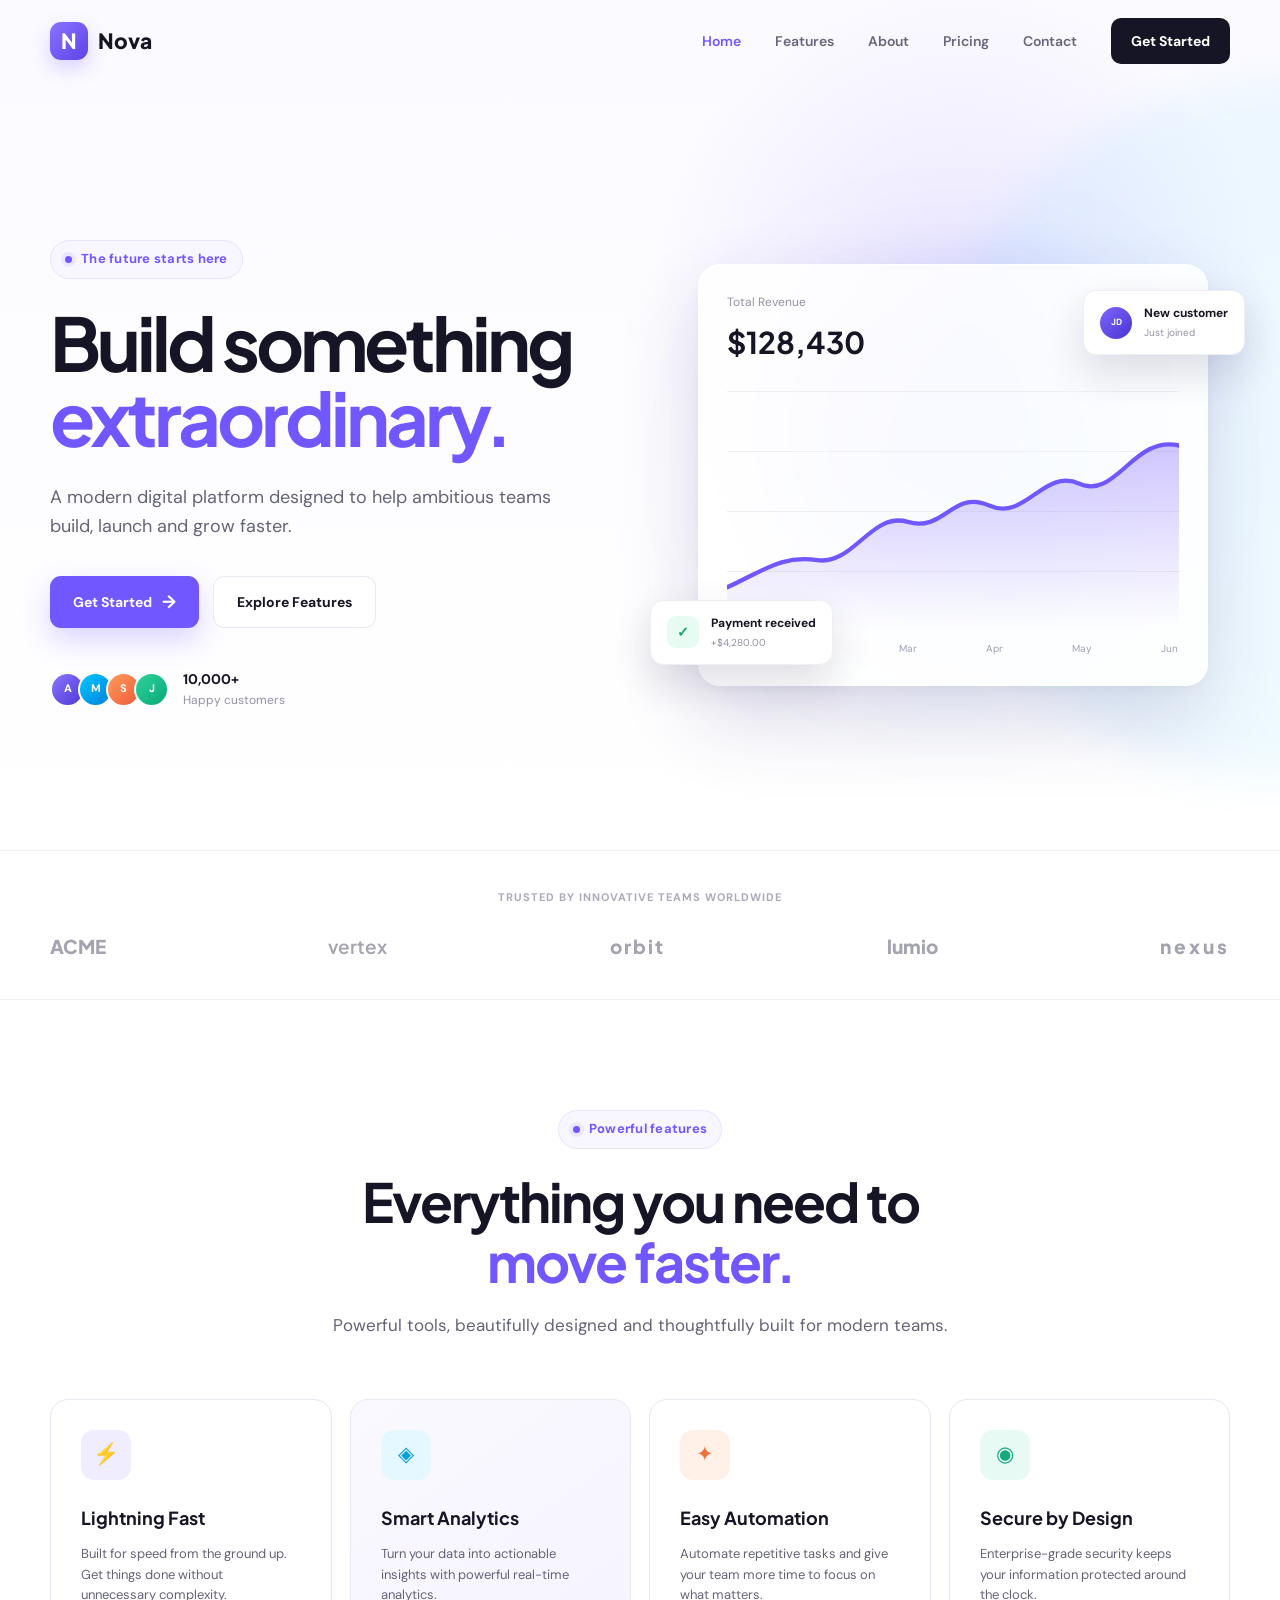
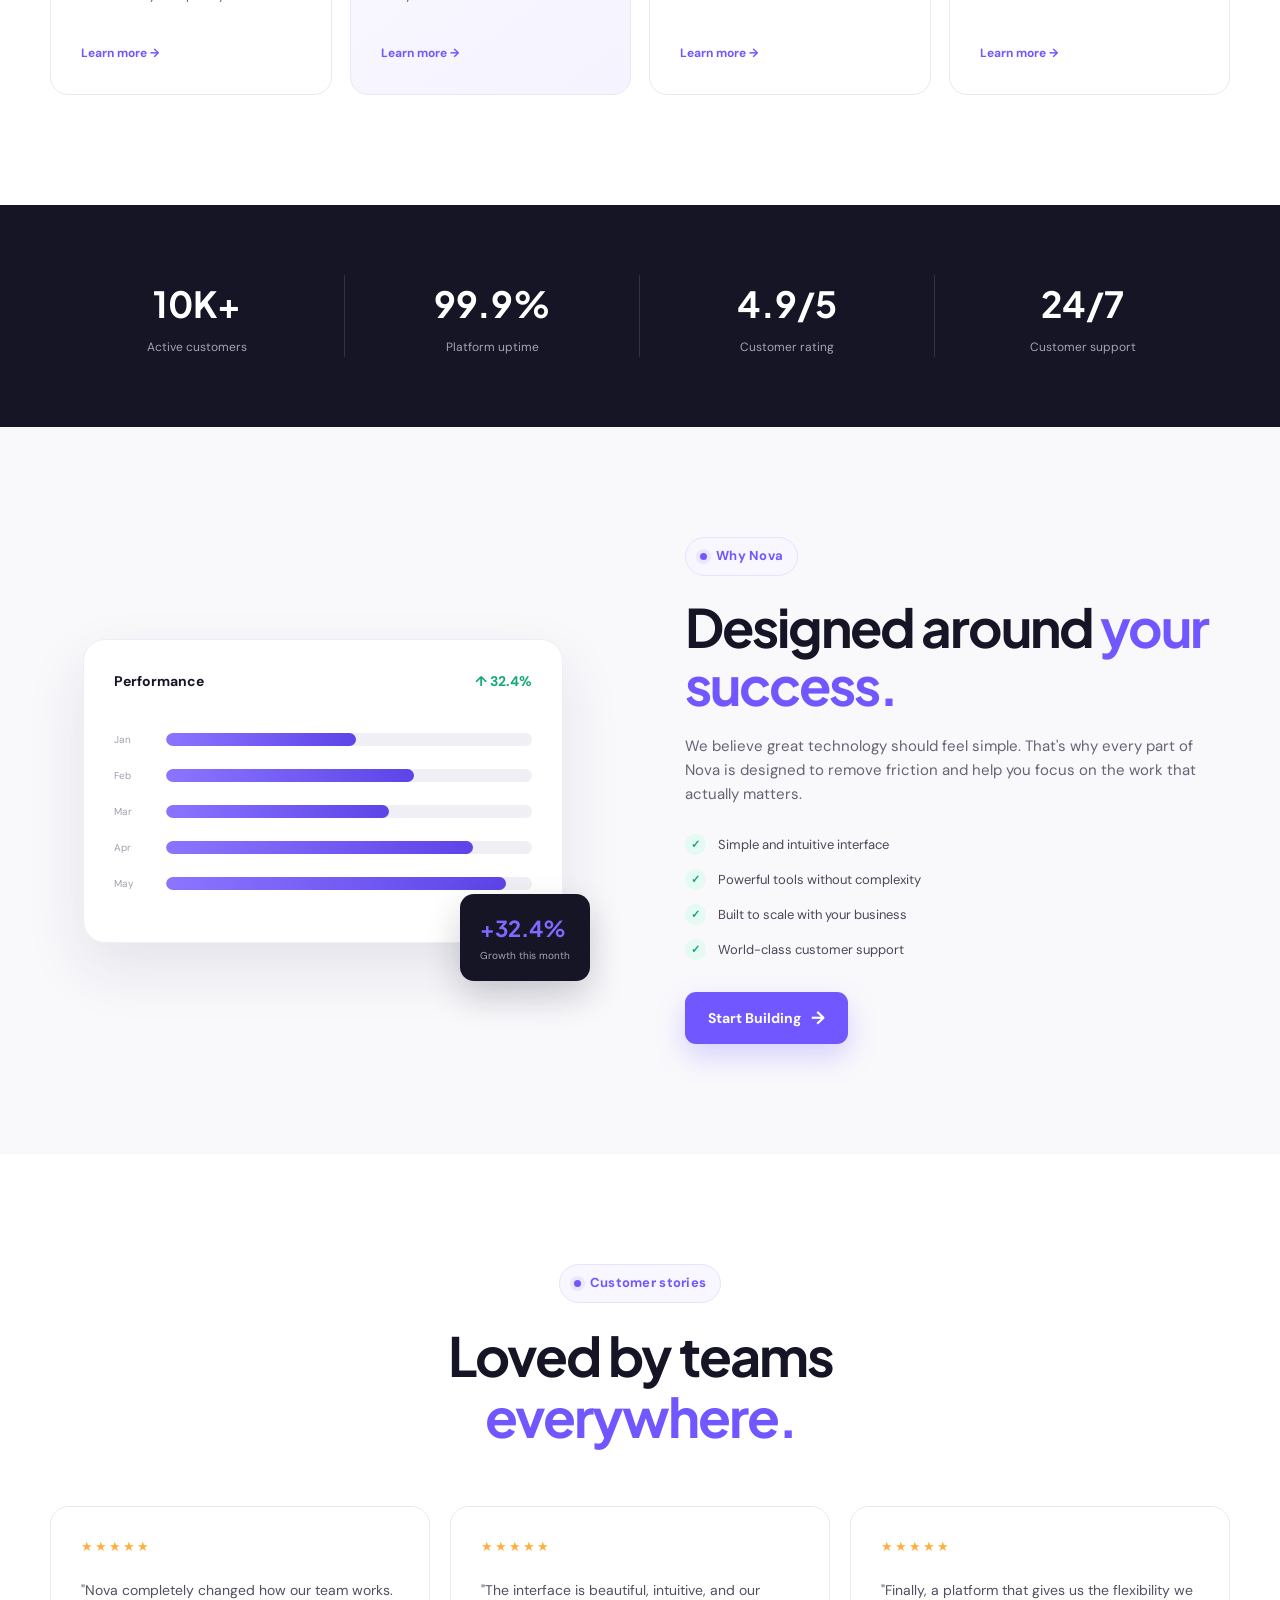
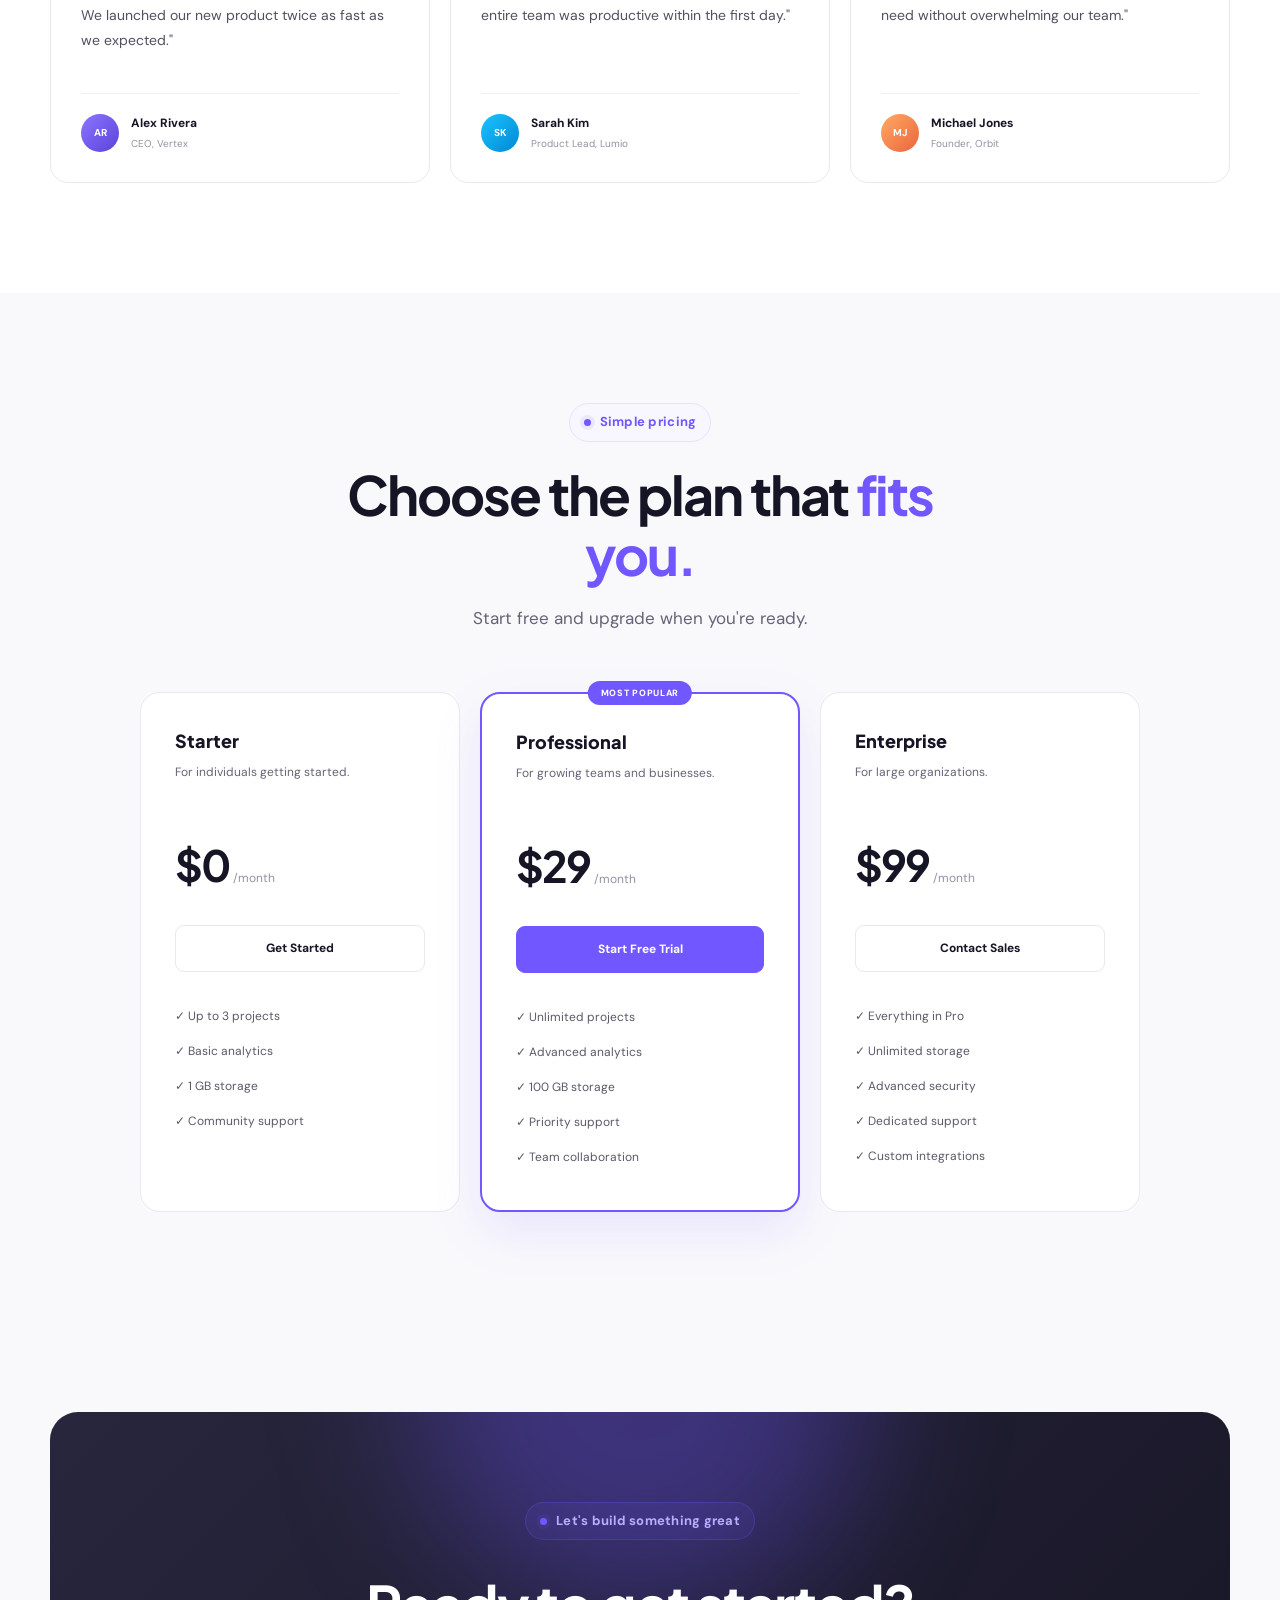
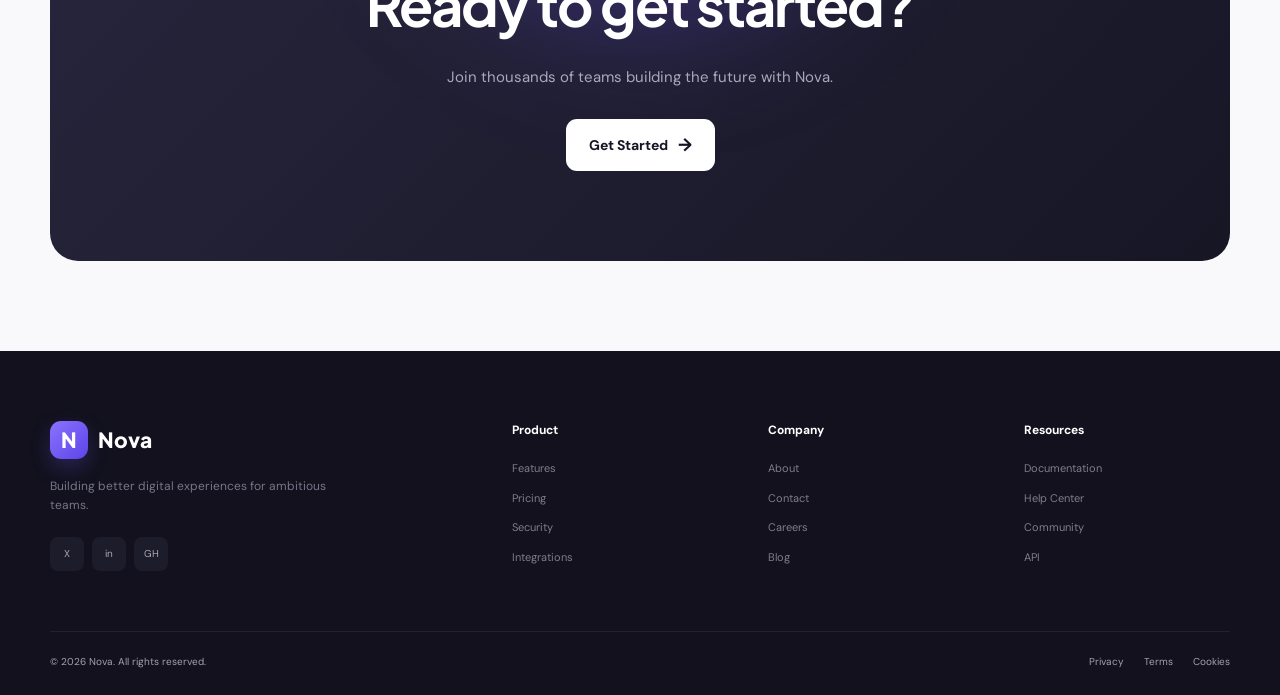
<file: frontend/index.html>
<!DOCTYPE html>
<html lang="en">
<head>
    <meta charset="UTF-8">

    <meta
        name="viewport"
        content="width=device-width, initial-scale=1.0"
    >

    <meta
        name="description"
        content="A modern responsive website template."
    >

    <title>Nova — Modern Digital Experience</title>

    <link rel="stylesheet" href="css/style.css">

    <link
        rel="preconnect"
        href="https://fonts.googleapis.com"
    >

    <link
        rel="preconnect"
        href="https://fonts.gstatic.com"
        crossorigin
    >

    <link
        href="https://fonts.googleapis.com/css2?family=DM+Sans:wght@400;500;600;700&family=Plus+Jakarta+Sans:wght@500;600;700;800&display=swap"
        rel="stylesheet"
    >
</head>

<body>

    <!-- ================= HEADER ================= -->

    <header class="header" id="header">
        <div class="container nav-container">

            <a href="#home" class="logo">
                <span class="logo-icon">N</span>
                <span>Nova</span>
            </a>

            <nav class="nav" id="nav">

                <a href="#home" class="nav-link active">
                    Home
                </a>

                <a href="#features" class="nav-link">
                    Features
                </a>

                <a href="#about" class="nav-link">
                    About
                </a>

                <a href="#pricing" class="nav-link">
                    Pricing
                </a>

                <a href="#contact" class="nav-link">
                    Contact
                </a>

                <a href="#pricing" class="nav-button">
                    Get Started
                </a>

            </nav>

            <button
                class="menu-toggle"
                id="menuToggle"
                aria-label="Open navigation menu"
            >
                <span></span>
                <span></span>
                <span></span>
            </button>

        </div>
    </header>


    <!-- ================= HERO ================= -->

    <main>

        <section class="hero" id="home">

            <div class="hero-background"></div>

            <div class="container hero-container">

                <div class="hero-content">

                    <div class="eyebrow">
                        <span class="eyebrow-dot"></span>
                        The future starts here
                    </div>

                    <h1>
                        Build something
                        <span>extraordinary.</span>
                    </h1>

                    <p>
                        A modern digital platform designed to help
                        ambitious teams build, launch and grow faster.
                    </p>

                    <div class="hero-buttons">

                        <a href="#pricing" class="btn btn-primary">
                            Get Started
                            <span>→</span>
                        </a>

                        <a href="#features" class="btn btn-secondary">
                            Explore Features
                        </a>

                    </div>

                    <div class="hero-trust">

                        <div class="avatars">
                            <div class="avatar">A</div>
                            <div class="avatar">M</div>
                            <div class="avatar">S</div>
                            <div class="avatar">J</div>
                        </div>

                        <div>
                            <strong>10,000+</strong>
                            <span>Happy customers</span>
                        </div>

                    </div>

                </div>


                <div class="hero-visual">

                    <div class="glow"></div>

                    <div class="dashboard-card">

                        <div class="dashboard-header">

                            <div>
                                <span class="small-label">
                                    Total Revenue
                                </span>

                                <h3>$128,430</h3>
                            </div>

                            <div class="growth">
                                +24.8%
                            </div>

                        </div>

                        <div class="chart">

                            <div class="chart-grid"></div>

                            <svg
                                viewBox="0 0 500 220"
                                preserveAspectRatio="none"
                            >

                                <defs>
                                    <linearGradient
                                        id="chartGradient"
                                        x1="0"
                                        y1="0"
                                        x2="0"
                                        y2="1"
                                    >
                                        <stop
                                            offset="0%"
                                            stop-color="#7c5cff"
                                            stop-opacity=".35"
                                        />

                                        <stop
                                            offset="100%"
                                            stop-color="#7c5cff"
                                            stop-opacity="0"
                                        />
                                    </linearGradient>
                                </defs>

                                <path
                                    class="area"
                                    d="
                                    M0,180
                                    C40,165 60,150 100,155
                                    C140,160 160,110 200,120
                                    C240,130 250,90 290,105
                                    C330,120 350,70 390,85
                                    C430,100 450,40 500,50
                                    L500,220
                                    L0,220 Z
                                    "
                                />

                                <path
                                    class="line"
                                    d="
                                    M0,180
                                    C40,165 60,150 100,155
                                    C140,160 160,110 200,120
                                    C240,130 250,90 290,105
                                    C330,120 350,70 390,85
                                    C430,100 450,40 500,50
                                    "
                                />

                            </svg>

                        </div>

                        <div class="chart-footer">

                            <span>Jan</span>
                            <span>Feb</span>
                            <span>Mar</span>
                            <span>Apr</span>
                            <span>May</span>
                            <span>Jun</span>

                        </div>

                    </div>


                    <div class="floating-card floating-card-one">

                        <div class="floating-icon green">
                            ✓
                        </div>

                        <div>
                            <strong>Payment received</strong>
                            <span>+$4,280.00</span>
                        </div>

                    </div>


                    <div class="floating-card floating-card-two">

                        <div class="mini-avatar">
                            JD
                        </div>

                        <div>
                            <strong>New customer</strong>
                            <span>Just joined</span>
                        </div>

                    </div>

                </div>

            </div>

        </section>


        <!-- ================= LOGOS ================= -->

        <section class="logos-section">

            <div class="container">

                <p class="logos-title">
                    Trusted by innovative teams worldwide
                </p>

                <div class="logos">

                    <span>ACME</span>
                    <span>vertex</span>
                    <span>orbit</span>
                    <span>lumio</span>
                    <span>nexus</span>

                </div>

            </div>

        </section>


        <!-- ================= FEATURES ================= -->

        <section class="section features-section" id="features">

            <div class="container">

                <div class="section-heading">

                    <div class="eyebrow">
                        <span class="eyebrow-dot"></span>
                        Powerful features
                    </div>

                    <h2>
                        Everything you need to
                        <span>move faster.</span>
                    </h2>

                    <p>
                        Powerful tools, beautifully designed and
                        thoughtfully built for modern teams.
                    </p>

                </div>


                <div class="features-grid">

                    <article class="feature-card">

                        <div class="feature-icon purple">
                            ⚡
                        </div>

                        <h3>Lightning Fast</h3>

                        <p>
                            Built for speed from the ground up.
                            Get things done without unnecessary complexity.
                        </p>

                        <a href="#contact">
                            Learn more →
                        </a>

                    </article>


                    <article class="feature-card featured">

                        <div class="feature-icon blue">
                            ◈
                        </div>

                        <h3>Smart Analytics</h3>

                        <p>
                            Turn your data into actionable insights
                            with powerful real-time analytics.
                        </p>

                        <a href="#contact">
                            Learn more →
                        </a>

                    </article>


                    <article class="feature-card">

                        <div class="feature-icon orange">
                            ✦
                        </div>

                        <h3>Easy Automation</h3>

                        <p>
                            Automate repetitive tasks and give your
                            team more time to focus on what matters.
                        </p>

                        <a href="#contact">
                            Learn more →
                        </a>

                    </article>


                    <article class="feature-card">

                        <div class="feature-icon green">
                            ◉
                        </div>

                        <h3>Secure by Design</h3>

                        <p>
                            Enterprise-grade security keeps your
                            information protected around the clock.
                        </p>

                        <a href="#contact">
                            Learn more →
                        </a>

                    </article>

                </div>

            </div>

        </section>


        <!-- ================= STATS ================= -->

        <section class="stats-section">

            <div class="container stats-grid">

                <div class="stat">
                    <strong>10K+</strong>
                    <span>Active customers</span>
                </div>

                <div class="stat">
                    <strong>99.9%</strong>
                    <span>Platform uptime</span>
                </div>

                <div class="stat">
                    <strong>4.9/5</strong>
                    <span>Customer rating</span>
                </div>

                <div class="stat">
                    <strong>24/7</strong>
                    <span>Customer support</span>
                </div>

            </div>

        </section>


        <!-- ================= ABOUT ================= -->

        <section class="section about-section" id="about">

            <div class="container about-grid">

                <div class="about-visual">

                    <div class="about-main-card">

                        <div class="about-card-top">

                            <span>Performance</span>

                            <span class="positive">
                                ↑ 32.4%
                            </span>

                        </div>

                        <div class="bars">

                            <div class="bar-row">
                                <span>Jan</span>
                                <div>
                                    <i style="width: 52%"></i>
                                </div>
                            </div>

                            <div class="bar-row">
                                <span>Feb</span>
                                <div>
                                    <i style="width: 68%"></i>
                                </div>
                            </div>

                            <div class="bar-row">
                                <span>Mar</span>
                                <div>
                                    <i style="width: 61%"></i>
                                </div>
                            </div>

                            <div class="bar-row">
                                <span>Apr</span>
                                <div>
                                    <i style="width: 84%"></i>
                                </div>
                            </div>

                            <div class="bar-row">
                                <span>May</span>
                                <div>
                                    <i style="width: 93%"></i>
                                </div>
                            </div>

                        </div>

                    </div>

                    <div class="about-badge">
                        <strong>+32.4%</strong>
                        <span>Growth this month</span>
                    </div>

                </div>


                <div class="about-content">

                    <div class="eyebrow">
                        <span class="eyebrow-dot"></span>
                        Why Nova
                    </div>

                    <h2>
                        Designed around
                        <span>your success.</span>
                    </h2>

                    <p>
                        We believe great technology should feel simple.
                        That's why every part of Nova is designed to
                        remove friction and help you focus on the work
                        that actually matters.
                    </p>

                    <div class="check-list">

                        <div>
                            <span>✓</span>
                            <p>Simple and intuitive interface</p>
                        </div>

                        <div>
                            <span>✓</span>
                            <p>Powerful tools without complexity</p>
                        </div>

                        <div>
                            <span>✓</span>
                            <p>Built to scale with your business</p>
                        </div>

                        <div>
                            <span>✓</span>
                            <p>World-class customer support</p>
                        </div>

                    </div>

                    <a href="#pricing" class="btn btn-primary">
                        Start Building
                        <span>→</span>
                    </a>

                </div>

            </div>

        </section>


        <!-- ================= TESTIMONIALS ================= -->

        <section class="section testimonials-section">

            <div class="container">

                <div class="section-heading">

                    <div class="eyebrow">
                        <span class="eyebrow-dot"></span>
                        Customer stories
                    </div>

                    <h2>
                        Loved by teams
                        <span>everywhere.</span>
                    </h2>

                </div>


                <div class="testimonials-grid">

                    <article class="testimonial">

                        <div class="stars">
                            ★★★★★
                        </div>

                        <p>
                            "Nova completely changed how our team
                            works. We launched our new product twice
                            as fast as we expected."
                        </p>

                        <div class="person">

                            <div class="person-avatar purple-avatar">
                                AR
                            </div>

                            <div>
                                <strong>Alex Rivera</strong>
                                <span>CEO, Vertex</span>
                            </div>

                        </div>

                    </article>


                    <article class="testimonial">

                        <div class="stars">
                            ★★★★★
                        </div>

                        <p>
                            "The interface is beautiful, intuitive,
                            and our entire team was productive within
                            the first day."
                        </p>

                        <div class="person">

                            <div class="person-avatar blue-avatar">
                                SK
                            </div>

                            <div>
                                <strong>Sarah Kim</strong>
                                <span>Product Lead, Lumio</span>
                            </div>

                        </div>

                    </article>


                    <article class="testimonial">

                        <div class="stars">
                            ★★★★★
                        </div>

                        <p>
                            "Finally, a platform that gives us the
                            flexibility we need without overwhelming
                            our team."
                        </p>

                        <div class="person">

                            <div class="person-avatar orange-avatar">
                                MJ
                            </div>

                            <div>
                                <strong>Michael Jones</strong>
                                <span>Founder, Orbit</span>
                            </div>

                        </div>

                    </article>

                </div>

            </div>

        </section>


        <!-- ================= PRICING ================= -->

        <section class="section pricing-section" id="pricing">

            <div class="container">

                <div class="section-heading">

                    <div class="eyebrow">
                        <span class="eyebrow-dot"></span>
                        Simple pricing
                    </div>

                    <h2>
                        Choose the plan that
                        <span>fits you.</span>
                    </h2>

                    <p>
                        Start free and upgrade when you're ready.
                    </p>

                </div>


                <div class="pricing-grid">

                    <article class="pricing-card">

                        <span class="plan-name">
                            Starter
                        </span>

                        <p>
                            For individuals getting started.
                        </p>

                        <div class="price">
                            <strong>$0</strong>
                            <span>/month</span>
                        </div>

                        <a href="#contact" class="pricing-button">
                            Get Started
                        </a>

                        <ul>

                            <li>✓ Up to 3 projects</li>
                            <li>✓ Basic analytics</li>
                            <li>✓ 1 GB storage</li>
                            <li>✓ Community support</li>

                        </ul>

                    </article>


                    <article class="pricing-card popular">

                        <div class="popular-label">
                            MOST POPULAR
                        </div>

                        <span class="plan-name">
                            Professional
                        </span>

                        <p>
                            For growing teams and businesses.
                        </p>

                        <div class="price">
                            <strong>$29</strong>
                            <span>/month</span>
                        </div>

                        <a href="#contact" class="pricing-button">
                            Start Free Trial
                        </a>

                        <ul>

                            <li>✓ Unlimited projects</li>
                            <li>✓ Advanced analytics</li>
                            <li>✓ 100 GB storage</li>
                            <li>✓ Priority support</li>
                            <li>✓ Team collaboration</li>

                        </ul>

                    </article>


                    <article class="pricing-card">

                        <span class="plan-name">
                            Enterprise
                        </span>

                        <p>
                            For large organizations.
                        </p>

                        <div class="price">
                            <strong>$99</strong>
                            <span>/month</span>
                        </div>

                        <a href="#contact" class="pricing-button">
                            Contact Sales
                        </a>

                        <ul>

                            <li>✓ Everything in Pro</li>
                            <li>✓ Unlimited storage</li>
                            <li>✓ Advanced security</li>
                            <li>✓ Dedicated support</li>
                            <li>✓ Custom integrations</li>

                        </ul>

                    </article>

                </div>

            </div>

        </section>


        <!-- ================= CTA ================= -->

        <section class="cta-section" id="contact">

            <div class="container">

                <div class="cta">

                    <div class="cta-glow"></div>

                    <div class="cta-content">

                        <div class="eyebrow light">
                            <span class="eyebrow-dot"></span>
                            Let's build something great
                        </div>

                        <h2>
                            Ready to get started?
                        </h2>

                        <p>
                            Join thousands of teams building the future
                            with Nova.
                        </p>

                        <a href="#home" class="btn btn-white">
                            Get Started
                            <span>→</span>
                        </a>

                    </div>

                </div>

            </div>

        </section>

    </main>


    <!-- ================= FOOTER ================= -->

    <footer class="footer">

        <div class="container">

            <div class="footer-grid">

                <div class="footer-brand">

                    <a href="#home" class="logo">
                        <span class="logo-icon">N</span>
                        <span>Nova</span>
                    </a>

                    <p>
                        Building better digital experiences
                        for ambitious teams.
                    </p>

                    <div class="socials">

                        <a href="#" aria-label="Twitter">
                            X
                        </a>

                        <a href="#" aria-label="LinkedIn">
                            in
                        </a>

                        <a href="#" aria-label="GitHub">
                            GH
                        </a>

                    </div>

                </div>


                <div class="footer-column">

                    <h4>Product</h4>

                    <a href="#features">Features</a>
                    <a href="#pricing">Pricing</a>
                    <a href="#about">Security</a>
                    <a href="#contact">Integrations</a>

                </div>


                <div class="footer-column">

                    <h4>Company</h4>

                    <a href="#about">About</a>
                    <a href="#contact">Contact</a>
                    <a href="#contact">Careers</a>
                    <a href="#contact">Blog</a>

                </div>


                <div class="footer-column">

                    <h4>Resources</h4>

                    <a href="#contact">Documentation</a>
                    <a href="#contact">Help Center</a>
                    <a href="#contact">Community</a>
                    <a href="#contact">API</a>

                </div>

            </div>


            <div class="footer-bottom">

                <span>
                    © 2026 Nova. All rights reserved.
                </span>

                <div>
                    <a href="#">Privacy</a>
                    <a href="#">Terms</a>
                    <a href="#">Cookies</a>
                </div>

            </div>

        </div>

    </footer>


    <script src="js/script.js"></script>

</body>
</html>
</file>
<file: frontend/css/style.css>
/* =====================================================
   RESET
===================================================== */

* {
    margin: 0;
    padding: 0;
    box-sizing: border-box;
}

html {
    scroll-behavior: smooth;
}

body {
    font-family: "DM Sans", sans-serif;
    color: #151525;
    background: #ffffff;
    line-height: 1.6;
    overflow-x: hidden;
}

a {
    color: inherit;
    text-decoration: none;
}

button {
    font-family: inherit;
}

img {
    max-width: 100%;
    display: block;
}


/* =====================================================
   VARIABLES
===================================================== */

:root {

    --primary: #7157ff;
    --primary-dark: #5c43e8;

    --secondary: #00b8ff;

    --dark: #151525;
    --dark-2: #27263b;

    --text: #646477;
    --light-text: #9292a5;

    --background: #ffffff;
    --background-soft: #f7f7fb;

    --border: #e8e8f0;

    --green: #20c997;

    --radius: 18px;

    --container: 1180px;
}


/* =====================================================
   COMMON
===================================================== */

.container {
    width: min(var(--container), calc(100% - 40px));
    margin: 0 auto;
}

.section {
    padding: 110px 0;
}

.eyebrow {
    display: inline-flex;
    align-items: center;
    gap: 9px;

    padding: 8px 14px;

    border: 1px solid #e6e3ff;
    border-radius: 100px;

    background: #f8f7ff;

    color: var(--primary);

    font-size: 13px;
    font-weight: 700;
    letter-spacing: .02em;
}

.eyebrow-dot {
    width: 7px;
    height: 7px;

    background: var(--primary);
    border-radius: 50%;

    box-shadow: 0 0 0 4px rgba(113, 87, 255, .1);
}

.section-heading {
    max-width: 680px;
    margin: 0 auto 60px;
    text-align: center;
}

.section-heading h2 {
    margin-top: 22px;

    font-family: "Plus Jakarta Sans", sans-serif;

    font-size: clamp(36px, 5vw, 54px);
    line-height: 1.12;
    letter-spacing: -2px;
}

.section-heading h2 span {
    color: var(--primary);
}

.section-heading p {
    margin-top: 20px;

    color: var(--text);

    font-size: 17px;
}


/* =====================================================
   HEADER
===================================================== */

.header {
    position: fixed;

    top: 0;
    left: 0;

    width: 100%;

    z-index: 1000;

    transition: .3s;
}

.header.scrolled {
    background: rgba(255, 255, 255, .92);
    backdrop-filter: blur(18px);

    box-shadow: 0 1px 20px rgba(0, 0, 0, .05);
}

.nav-container {
    height: 82px;

    display: flex;
    align-items: center;
    justify-content: space-between;
}

.logo {
    display: flex;
    align-items: center;
    gap: 10px;

    font-family: "Plus Jakarta Sans", sans-serif;
    font-size: 21px;
    font-weight: 800;
}

.logo-icon {
    width: 38px;
    height: 38px;

    display: grid;
    place-items: center;

    color: white;

    background: linear-gradient(
        135deg,
        #8a72ff,
        #5d44e8
    );

    border-radius: 11px;

    box-shadow: 0 8px 20px rgba(113, 87, 255, .25);
}

.nav {
    display: flex;
    align-items: center;
    gap: 34px;
}

.nav-link {
    color: #676779;

    font-size: 14px;
    font-weight: 600;

    transition: .25s;
}

.nav-link:hover,
.nav-link.active {
    color: var(--primary);
}

.nav-button {
    padding: 12px 20px;

    color: white;

    background: var(--dark);

    border-radius: 10px;

    font-size: 14px;
    font-weight: 700;

    transition: .25s;
}

.nav-button:hover {
    background: var(--primary);

    transform: translateY(-2px);
}

.menu-toggle {
    display: none;

    width: 42px;
    height: 42px;

    background: transparent;

    border: 0;

    cursor: pointer;
}

.menu-toggle span {
    display: block;

    width: 23px;
    height: 2px;

    margin: 5px auto;

    background: var(--dark);

    transition: .3s;
}


/* =====================================================
   HERO
===================================================== */

.hero {
    position: relative;

    min-height: 850px;

    display: flex;
    align-items: center;

    padding-top: 100px;

    overflow: hidden;

    background:
        radial-gradient(
            circle at 75% 35%,
            rgba(113, 87, 255, .13),
            transparent 28%
        ),
        linear-gradient(
            180deg,
            #fbfaff 0%,
            #ffffff 100%
        );
}

.hero-background {
    position: absolute;

    width: 700px;
    height: 700px;

    right: -350px;
    top: 80px;

    border-radius: 50%;

    background: rgba(0, 184, 255, .06);

    filter: blur(20px);
}

.hero-container {
    position: relative;
    z-index: 2;

    display: grid;
    grid-template-columns: 1fr 1fr;

    gap: 70px;

    align-items: center;
}

.hero-content {
    max-width: 610px;
}

.hero h1 {
    margin-top: 25px;

    font-family: "Plus Jakarta Sans", sans-serif;

    font-size: clamp(48px, 6vw, 74px);

    line-height: 1.02;

    letter-spacing: -4px;
}

.hero h1 span {
    color: var(--primary);
}

.hero-content > p {
    max-width: 540px;

    margin-top: 28px;

    color: var(--text);

    font-size: 18px;
}

.hero-buttons {
    display: flex;
    flex-wrap: wrap;
    gap: 14px;

    margin-top: 36px;
}

.btn {
    display: inline-flex;
    align-items: center;
    justify-content: center;
    gap: 10px;

    min-height: 52px;

    padding: 0 23px;

    border-radius: 11px;

    font-size: 14px;
    font-weight: 700;

    transition: .3s;
}

.btn span {
    font-size: 18px;
}

.btn-primary {
    color: white;

    background: var(--primary);

    box-shadow: 0 12px 28px rgba(113, 87, 255, .25);
}

.btn-primary:hover {
    background: var(--primary-dark);

    transform: translateY(-3px);

    box-shadow: 0 16px 35px rgba(113, 87, 255, .35);
}

.btn-secondary {
    color: var(--dark);

    border: 1px solid var(--border);

    background: white;
}

.btn-secondary:hover {
    border-color: #cfcce9;

    transform: translateY(-3px);
}

.hero-trust {
    display: flex;
    align-items: center;
    gap: 14px;

    margin-top: 40px;
}

.hero-trust strong,
.hero-trust span {
    display: block;
}

.hero-trust strong {
    font-size: 14px;
}

.hero-trust span {
    color: var(--light-text);

    font-size: 12px;
}

.avatars {
    display: flex;
}

.avatar {
    width: 35px;
    height: 35px;

    display: grid;
    place-items: center;

    margin-left: -7px;

    border: 2px solid white;
    border-radius: 50%;

    color: white;

    background: linear-gradient(
        135deg,
        #8b75ff,
        #4e38d5
    );

    font-size: 11px;
    font-weight: 700;
}

.avatar:first-child {
    margin-left: 0;
}

.avatar:nth-child(2) {
    background: linear-gradient(
        135deg,
        #00c8ff,
        #007fdc
    );
}

.avatar:nth-child(3) {
    background: linear-gradient(
        135deg,
        #ff9b5b,
        #ef5c39
    );
}

.avatar:nth-child(4) {
    background: linear-gradient(
        135deg,
        #31d49c,
        #08a777
    );
}


/* =====================================================
   HERO VISUAL
===================================================== */

.hero-visual {
    position: relative;

    min-height: 480px;

    display: flex;
    align-items: center;
    justify-content: center;
}

.glow {
    position: absolute;

    width: 330px;
    height: 330px;

    border-radius: 50%;

    background: linear-gradient(
        135deg,
        rgba(113, 87, 255, .3),
        rgba(0, 184, 255, .2)
    );

    filter: blur(70px);
}

.dashboard-card {
    position: relative;
    z-index: 2;

    width: 100%;
    max-width: 510px;

    padding: 28px;

    background: rgba(255, 255, 255, .88);

    border: 1px solid rgba(255, 255, 255, .8);

    border-radius: 22px;

    box-shadow:
        0 35px 80px rgba(55, 45, 120, .16),
        0 4px 15px rgba(0, 0, 0, .04);

    backdrop-filter: blur(20px);
}

.dashboard-header {
    display: flex;
    justify-content: space-between;
    align-items: flex-start;
}

.small-label {
    display: block;

    color: var(--light-text);

    font-size: 12px;
}

.dashboard-header h3 {
    margin-top: 5px;

    font-family: "Plus Jakarta Sans", sans-serif;

    font-size: 30px;
}

.growth {
    padding: 7px 11px;

    color: #149b6e;

    background: #eafbf4;

    border-radius: 8px;

    font-size: 12px;
    font-weight: 700;
}

.chart {
    position: relative;

    height: 240px;

    margin-top: 25px;
}

.chart-grid {
    position: absolute;

    inset: 0;

    background-image: linear-gradient(
        to bottom,
        #eeeeF5 1px,
        transparent 1px
    );

    background-size: 100% 25%;
}

.chart svg {
    position: relative;

    width: 100%;
    height: 100%;
}

.chart .area {
    fill: url(#chartGradient);
}

.chart .line {
    fill: none;

    stroke: var(--primary);

    stroke-width: 4;

    stroke-linecap: round;
}

.chart-footer {
    display: flex;
    justify-content: space-between;

    margin-top: 10px;

    color: #a0a0b0;

    font-size: 10px;
}

.floating-card {
    position: absolute;

    z-index: 5;

    display: flex;
    align-items: center;
    gap: 12px;

    padding: 13px 16px;

    background: white;

    border: 1px solid #eeeeF4;

    border-radius: 13px;

    box-shadow: 0 18px 40px rgba(30, 25, 70, .14);
}

.floating-card strong,
.floating-card span {
    display: block;
}

.floating-card strong {
    font-size: 12px;
}

.floating-card span {
    margin-top: 2px;

    color: var(--light-text);

    font-size: 10px;
}

.floating-card-one {
    left: -25px;
    bottom: 50px;
}

.floating-card-two {
    right: -15px;
    top: 55px;
}

.floating-icon {
    width: 32px;
    height: 32px;

    display: grid;
    place-items: center;

    border-radius: 9px;

    font-size: 14px;
    font-weight: 700;
}

.floating-icon.green {
    color: #13a572;
    background: #e8fbf3;
}

.mini-avatar {
    width: 32px;
    height: 32px;

    display: grid;
    place-items: center;

    color: white;

    background: linear-gradient(
        135deg,
        #7e67ff,
        #4933cf
    );

    border-radius: 50%;

    font-size: 9px;
    font-weight: 700;
}


/* =====================================================
   LOGOS
===================================================== */

.logos-section {
    padding: 38px 0;

    border-top: 1px solid #f0f0f4;
    border-bottom: 1px solid #f0f0f4;
}

.logos-title {
    margin-bottom: 24px;

    color: #aaaabb;

    text-align: center;

    font-size: 11px;
    font-weight: 700;

    text-transform: uppercase;
    letter-spacing: 1px;
}

.logos {
    display: flex;
    justify-content: space-between;
    align-items: center;

    color: #a4a4b1;

    font-family: "Plus Jakarta Sans", sans-serif;
    font-size: 19px;
    font-weight: 800;
}

.logos span:nth-child(2) {
    font-weight: 600;
}

.logos span:nth-child(3) {
    letter-spacing: 2px;
}

.logos span:nth-child(4) {
    text-transform: lowercase;
}

.logos span:nth-child(5) {
    letter-spacing: 3px;
}


/* =====================================================
   FEATURES
===================================================== */

.features-section {
    background: #ffffff;
}

.features-grid {
    display: grid;

    grid-template-columns: repeat(4, 1fr);

    gap: 18px;
}

.feature-card {
    padding: 30px;

    border: 1px solid var(--border);

    border-radius: var(--radius);

    background: white;

    transition: .3s;
}

.feature-card:hover {
    transform: translateY(-7px);

    box-shadow: 0 20px 45px rgba(40, 35, 80, .08);

    border-color: #dedbea;
}

.feature-card.featured {
    background: linear-gradient(
        145deg,
        #faf9ff,
        #f5f3ff
    );
}

.feature-icon {
    width: 50px;
    height: 50px;

    display: grid;
    place-items: center;

    border-radius: 13px;

    font-size: 21px;
}

.feature-icon.purple {
    color: #7157ff;
    background: #efedff;
}

.feature-icon.blue {
    color: #079edc;
    background: #e6f8ff;
}

.feature-icon.orange {
    color: #ed713d;
    background: #fff0e8;
}

.feature-icon.green {
    color: #16aa7c;
    background: #e7faf4;
}

.feature-card h3 {
    margin-top: 24px;

    font-family: "Plus Jakarta Sans", sans-serif;

    font-size: 18px;
}

.feature-card p {
    min-height: 78px;

    margin-top: 11px;

    color: var(--text);

    font-size: 13px;
}

.feature-card a {
    display: inline-block;

    margin-top: 22px;

    color: var(--primary);

    font-size: 12px;
    font-weight: 700;
}


/* =====================================================
   STATS
===================================================== */

.stats-section {
    padding: 70px 0;

    background: var(--dark);
}

.stats-grid {
    display: grid;

    grid-template-columns: repeat(4, 1fr);

    text-align: center;
}

.stat {
    border-right: 1px solid rgba(255, 255, 255, .12);
}

.stat:last-child {
    border: 0;
}

.stat strong {
    display: block;

    color: white;

    font-family: "Plus Jakarta Sans", sans-serif;

    font-size: 36px;
}

.stat span {
    display: block;

    margin-top: 5px;

    color: #a4a3b7;

    font-size: 12px;
}


/* =====================================================
   ABOUT
===================================================== */

.about-section {
    background: #f9f9fc;
}

.about-grid {
    display: grid;

    grid-template-columns: 1fr 1fr;

    gap: 90px;

    align-items: center;
}

.about-visual {
    position: relative;

    min-height: 430px;

    display: flex;
    align-items: center;
    justify-content: center;
}

.about-main-card {
    width: 90%;
    max-width: 480px;

    padding: 30px;

    background: white;

    border: 1px solid #eeeeF4;

    border-radius: 22px;

    box-shadow: 0 25px 60px rgba(30, 25, 70, .1);
}

.about-card-top {
    display: flex;
    justify-content: space-between;

    color: var(--dark);

    font-size: 14px;
    font-weight: 700;
}

.positive {
    color: #15a878;
}

.bars {
    margin-top: 40px;
}

.bar-row {
    display: grid;

    grid-template-columns: 40px 1fr;

    gap: 12px;

    align-items: center;

    margin: 20px 0;

    color: #a0a0ae;

    font-size: 10px;
}

.bar-row > div {
    height: 13px;

    overflow: hidden;

    border-radius: 20px;

    background: #f0eff6;
}

.bar-row i {
    display: block;

    height: 100%;

    border-radius: 20px;

    background: linear-gradient(
        90deg,
        #8b75ff,
        #5d44e8
    );
}

.about-badge {
    position: absolute;

    right: 5px;
    bottom: 25px;

    padding: 17px 20px;

    background: var(--dark);

    border-radius: 14px;

    color: white;

    box-shadow: 0 15px 35px rgba(20, 20, 40, .2);
}

.about-badge strong,
.about-badge span {
    display: block;
}

.about-badge strong {
    color: #7f6aff;

    font-family: "Plus Jakarta Sans", sans-serif;

    font-size: 22px;
}

.about-badge span {
    margin-top: 2px;

    color: #a5a4b4;

    font-size: 10px;
}

.about-content h2 {
    margin-top: 22px;

    font-family: "Plus Jakarta Sans", sans-serif;

    font-size: clamp(38px, 5vw, 53px);

    line-height: 1.1;

    letter-spacing: -2px;
}

.about-content h2 span {
    color: var(--primary);
}

.about-content > p {
    margin-top: 20px;

    color: var(--text);

    font-size: 15px;
}

.check-list {
    margin: 28px 0 32px;
}

.check-list div {
    display: flex;
    align-items: center;
    gap: 12px;

    margin: 14px 0;
}

.check-list span {
    width: 21px;
    height: 21px;

    display: grid;
    place-items: center;

    color: #12a475;

    background: #e4faf2;

    border-radius: 50%;

    font-size: 11px;
    font-weight: 700;
}

.check-list p {
    color: #484857;

    font-size: 13px;
}


/* =====================================================
   TESTIMONIALS
===================================================== */

.testimonials-section {
    background: white;
}

.testimonials-grid {
    display: grid;

    grid-template-columns: repeat(3, 1fr);

    gap: 20px;
}

.testimonial {
    padding: 30px;

    border: 1px solid var(--border);

    border-radius: var(--radius);

    transition: .3s;
}

.testimonial:hover {
    transform: translateY(-5px);

    box-shadow: 0 20px 45px rgba(40, 35, 80, .07);
}

.stars {
    color: #ffae3d;

    letter-spacing: 2px;

    font-size: 13px;
}

.testimonial > p {
    min-height: 115px;

    margin-top: 20px;

    color: #505061;

    font-size: 14px;

    line-height: 1.8;
}

.person {
    display: flex;
    align-items: center;

    gap: 12px;

    padding-top: 20px;

    border-top: 1px solid #eeeeF3;
}

.person-avatar {
    width: 38px;
    height: 38px;

    display: grid;
    place-items: center;

    border-radius: 50%;

    color: white;

    font-size: 10px;
    font-weight: 700;
}

.purple-avatar {
    background: linear-gradient(135deg, #8c76ff, #5a42d9);
}

.blue-avatar {
    background: linear-gradient(135deg, #1bc4ff, #0088d4);
}

.orange-avatar {
    background: linear-gradient(135deg, #ffab65, #eb643b);
}

.person strong,
.person span {
    display: block;
}

.person strong {
    font-size: 12px;
}

.person span {
    margin-top: 2px;

    color: var(--light-text);

    font-size: 10px;
}


/* =====================================================
   PRICING
===================================================== */

.pricing-section {
    background: #f9f9fc;
}

.pricing-grid {
    display: grid;

    grid-template-columns: repeat(3, 1fr);

    gap: 20px;

    max-width: 1000px;

    margin: auto;
}

.pricing-card {
    position: relative;

    padding: 34px;

    background: white;

    border: 1px solid var(--border);

    border-radius: 20px;
}

.pricing-card.popular {
    border: 2px solid var(--primary);

    box-shadow: 0 20px 50px rgba(113, 87, 255, .12);
}

.popular-label {
    position: absolute;

    top: -13px;
    left: 50%;

    transform: translateX(-50%);

    padding: 5px 13px;

    color: white;

    background: var(--primary);

    border-radius: 20px;

    font-size: 9px;
    font-weight: 800;

    letter-spacing: .7px;
}

.plan-name {
    font-family: "Plus Jakarta Sans", sans-serif;

    font-size: 18px;
    font-weight: 800;
}

.pricing-card > p {
    min-height: 43px;

    margin-top: 7px;

    color: var(--text);

    font-size: 12px;
}

.price {
    margin: 25px 0;
}

.price strong {
    font-family: "Plus Jakarta Sans", sans-serif;

    font-size: 43px;

    letter-spacing: -2px;
}

.price span {
    color: var(--light-text);

    font-size: 12px;
}

.pricing-button {
    width: 100%;

    display: flex;
    justify-content: center;

    padding: 13px;

    border: 1px solid var(--border);

    border-radius: 9px;

    font-size: 12px;
    font-weight: 700;

    transition: .25s;
}

.popular .pricing-button {
    color: white;

    background: var(--primary);

    border-color: var(--primary);
}

.pricing-button:hover {
    transform: translateY(-2px);

    border-color: var(--primary);

    color: var(--primary);
}

.popular .pricing-button:hover {
    color: white;

    background: var(--primary-dark);
}

.pricing-card ul {
    list-style: none;

    margin-top: 27px;
}

.pricing-card li {
    padding: 8px 0;

    color: #595969;

    font-size: 12px;
}


/* =====================================================
   CTA
===================================================== */

.cta-section {
    padding: 90px 0;

    background: #f9f9fc;
}

.cta {
    position: relative;

    overflow: hidden;

    padding: 90px 30px;

    text-align: center;

    background:
        linear-gradient(
            135deg,
            #28263d,
            #171625
        );

    border-radius: 28px;
}

.cta-glow {
    position: absolute;

    width: 450px;
    height: 450px;

    top: -250px;
    left: 50%;

    transform: translateX(-50%);

    background: rgba(113, 87, 255, .35);

    border-radius: 50%;

    filter: blur(70px);
}

.cta-content {
    position: relative;
    z-index: 2;
}

.eyebrow.light {
    color: #b8adff;

    background: rgba(113, 87, 255, .1);

    border-color: rgba(113, 87, 255, .25);
}

.cta h2 {
    margin-top: 20px;

    color: white;

    font-family: "Plus Jakarta Sans", sans-serif;

    font-size: clamp(38px, 5vw, 56px);

    letter-spacing: -2px;
}

.cta p {
    max-width: 500px;

    margin: 15px auto 30px;

    color: #aaa8ba;

    font-size: 15px;
}

.btn-white {
    color: var(--dark);

    background: white;
}

.btn-white:hover {
    transform: translateY(-3px);

    background: #f0edff;

    color: var(--primary);
}


/* =====================================================
   FOOTER
===================================================== */

.footer {
    padding: 70px 0 25px;

    color: #a3a2b3;

    background: #12111d;
}

.footer-grid {
    display: grid;

    grid-template-columns: 2fr repeat(3, 1fr);

    gap: 50px;

    padding-bottom: 60px;
}

.footer .logo {
    color: white;
}

.footer-brand p {
    max-width: 280px;

    margin-top: 18px;

    color: #777689;

    font-size: 12px;
}

.socials {
    display: flex;

    gap: 8px;

    margin-top: 22px;
}

.socials a {
    width: 34px;
    height: 34px;

    display: grid;
    place-items: center;

    color: #aaa8b6;

    background: #1d1c2b;

    border-radius: 8px;

    font-size: 10px;

    transition: .25s;
}

.socials a:hover {
    color: white;

    background: var(--primary);
}

.footer-column {
    display: flex;
    flex-direction: column;

    gap: 12px;
}

.footer-column h4 {
    margin-bottom: 8px;

    color: white;

    font-size: 12px;
}

.footer-column a {
    color: #7f7d8e;

    font-size: 11px;

    transition: .2s;
}

.footer-column a:hover {
    color: white;
}

.footer-bottom {
    display: flex;
    justify-content: space-between;

    padding-top: 22px;

    border-top: 1px solid rgba(255, 255, 255, .07);

    font-size: 10px;
}

.footer-bottom div {
    display: flex;
    gap: 20px;
}

.footer-bottom a:hover {
    color: white;
}


/* =====================================================
   ANIMATIONS
===================================================== */

.feature-card,
.testimonial,
.pricing-card,
.about-main-card {
    opacity: 0;
    transform: translateY(25px);

    transition:
        opacity .7s ease,
        transform .7s ease,
        box-shadow .3s,
        border-color .3s;
}

.feature-card.visible,
.testimonial.visible,
.pricing-card.visible,
.about-main-card.visible {
    opacity: 1;

    transform: translateY(0);
}


/* =====================================================
   RESPONSIVE — TABLET
===================================================== */

@media (max-width: 1000px) {

    .nav {
        gap: 18px;
    }

    .hero-container {
        grid-template-columns: 1fr;

        text-align: center;
    }

    .hero-content {
        max-width: 720px;
        margin: auto;
    }

    .hero-content > p {
        margin-left: auto;
        margin-right: auto;
    }

    .hero-buttons,
    .hero-trust {
        justify-content: center;
    }

    .hero-visual {
        max-width: 650px;
        width: 100%;

        margin: auto;
    }

    .features-grid {
        grid-template-columns: repeat(2, 1fr);
    }

    .about-grid {
        grid-template-columns: 1fr;

        gap: 60px;
    }

    .about-content {
        max-width: 650px;
        margin: auto;
    }

    .testimonials-grid {
        grid-template-columns: 1fr 1fr;
    }

    .pricing-grid {
        grid-template-columns: 1fr;

        max-width: 480px;
    }

}


/* =====================================================
   RESPONSIVE — MOBILE
===================================================== */

@media (max-width: 700px) {

    .container {
        width: min(
            var(--container),
            calc(100% - 28px)
        );
    }

    .section {
        padding: 75px 0;
    }

    .nav {
        position: fixed;

        top: 82px;
        left: 14px;
        right: 14px;

        display: flex;
        flex-direction: column;

        align-items: stretch;

        gap: 4px;

        padding: 15px;

        background: white;

        border: 1px solid var(--border);

        border-radius: 15px;

        box-shadow: 0 20px 40px rgba(20, 20, 50, .12);

        opacity: 0;
        visibility: hidden;

        transform: translateY(-10px);

        transition: .25s;
    }

    .nav.open {
        opacity: 1;
        visibility: visible;

        transform: translateY(0);
    }

    .nav-link {
        padding: 12px 10px;
    }

    .nav-button {
        margin-top: 6px;

        text-align: center;
    }

    .menu-toggle {
        display: block;
    }

    .menu-toggle.active span:nth-child(1) {
        transform: translateY(7px) rotate(45deg);
    }

    .menu-toggle.active span:nth-child(2) {
        opacity: 0;
    }

    .menu-toggle.active span:nth-child(3) {
        transform: translateY(-7px) rotate(-45deg);
    }

    .hero {
        min-height: auto;

        padding-top: 130px;
        padding-bottom: 70px;
    }

    .hero h1 {
        font-size: 48px;

        letter-spacing: -3px;
    }

    .hero-content > p {
        font-size: 15px;
    }

    .hero-buttons {
        flex-direction: column;
    }

    .hero-buttons .btn {
        width: 100%;
    }

    .hero-visual {
        min-height: 370px;
    }

    .dashboard-card {
        padding: 20px;
    }

    .dashboard-header h3 {
        font-size: 24px;
    }

    .chart {
        height: 180px;
    }

    .floating-card-one {
        left: 0;
        bottom: 10px;
    }

    .floating-card-two {
        right: 0;
        top: 15px;
    }

    .logos {
        display: grid;

        grid-template-columns: repeat(2, 1fr);

        gap: 20px;

        text-align: center;
    }

    .features-grid {
        grid-template-columns: 1fr;
    }

    .stats-grid {
        grid-template-columns: 1fr 1fr;

        gap: 30px;
    }

    .stat {
        border: 0;
    }

    .stat strong {
        font-size: 29px;
    }

    .about-visual {
        min-height: 350px;
    }

    .about-main-card {
        width: 100%;
    }

    .about-badge {
        right: -5px;
    }

    .testimonials-grid {
        grid-template-columns: 1fr;
    }

    .testimonial > p {
        min-height: auto;
    }

    .footer-grid {
        grid-template-columns: 1fr 1fr;

        gap: 40px 25px;
    }

    .footer-brand {
        grid-column: 1 / -1;
    }

    .footer-bottom {
        flex-direction: column;

        gap: 15px;
    }

}


/* =====================================================
   SMALL MOBILE
===================================================== */

@media (max-width: 400px) {

    .hero h1 {
        font-size: 42px;
    }

    .hero-trust {
        flex-direction: column;
    }

    .floating-card {
        padding: 10px;
    }

    .about-badge {
        bottom: 5px;
    }

}
</file>
